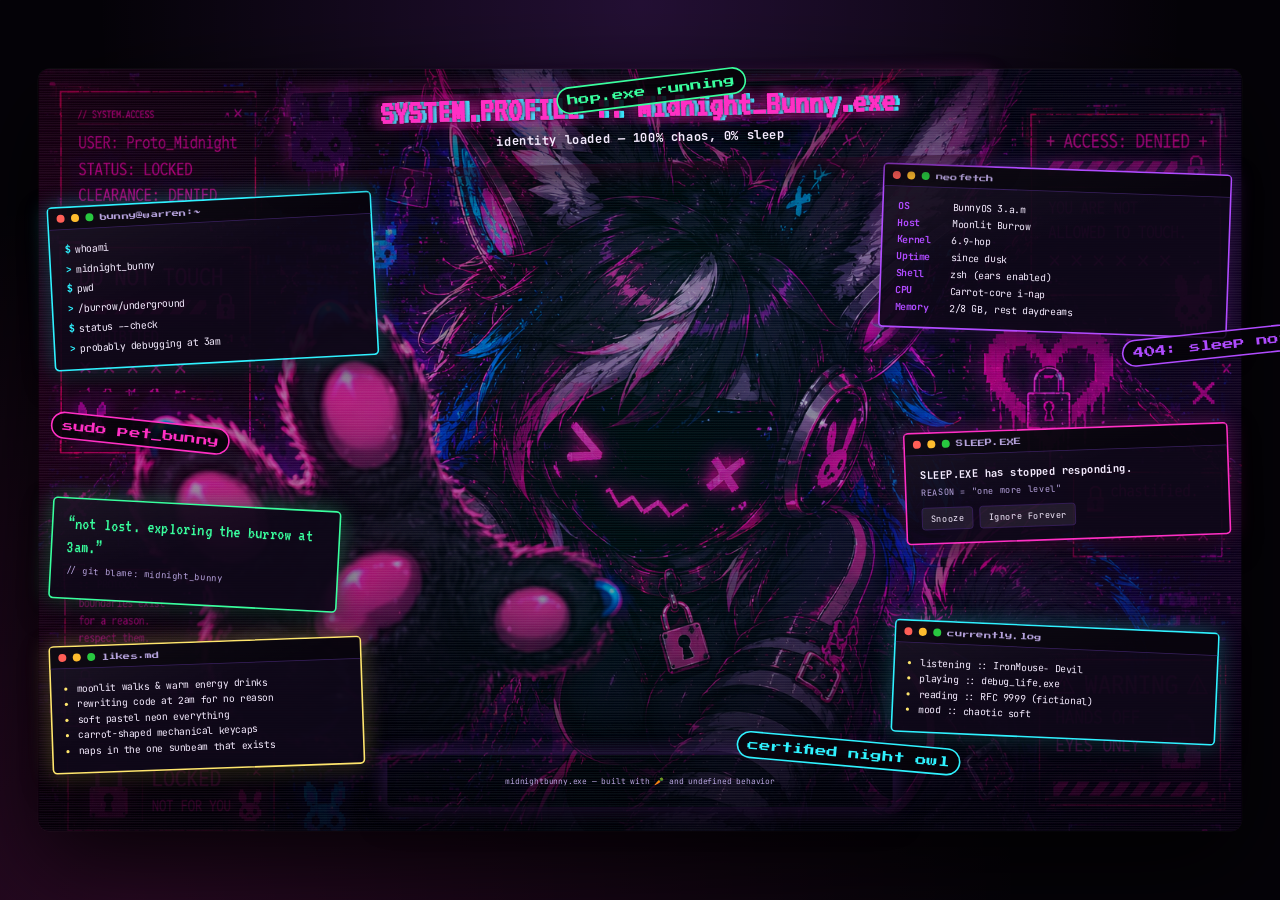
<file: index.html>
<!DOCTYPE html>
<html lang="en">
<head>
  <meta charset="UTF-8" />
  <title>MidnightBunny.exe</title>

  <!-- Icons -->
  <link rel="icon" type="image/png" sizes="512x512" href="/bunny/night/images/midnightbunny-avatar.png" />
  <link rel="apple-touch-icon" href="/bunny/night/images/midnightbunny-avatar.png" />

  <!-- Browser Theme -->
  <meta name="theme-color" content="#070914" id="themeColorMeta" />

  <!-- SEO -->
  <meta name="description" content="terminal girl • glitchcore • bunny.exe • psychotic internet vibes." />
  <link rel="canonical" href="https://midnightpuppy.com/bunny/night/" />

  <!-- Open Graph (Discord, Slack, Facebook) -->
  <meta property="og:type" content="website" />
  <meta property="og:site_name" content="MidnightBunny" />
  <meta property="og:url" content="https://midnightpuppy.com/bunny/night/" />
  <meta property="og:title" content="MidnightBunny.exe" />
  <meta property="og:description" content="terminal girl • glitchcore • bunny.exe • psychotic internet vibes." />
  <meta property="og:image" content="https://midnightpuppy.com/bunny/night/images/midnightbunny-avatar.png" />
  <meta property="og:image:width" content="1200" />
  <meta property="og:image:height" content="630" />
  <meta property="og:image:alt" content="MidnightBunny glitchcore banner" />

  <!-- Twitter/X -->
  <meta name="twitter:card" content="summary_large_image" />
  <meta name="twitter:title" content="MidnightBunny.exe" />
  <meta name="twitter:description" content="terminal girl • glitchcore • bunny.exe • psychotic internet vibes." />
  <meta name="twitter:image" content="https://midnightpuppy.com/bunny/night/images/midnightbunny-avatar.png" />

  <!-- Redirect -->
  <meta http-equiv="refresh" content="0; url=/bunny/night/" />
  <script>
    window.location.replace("/bunny/night/");
  </script>
</head>

<body>
  <p>Redirecting to <a href="/bunny/night/">MidnightBunny</a>...</p>
</body>
</html>
</file>
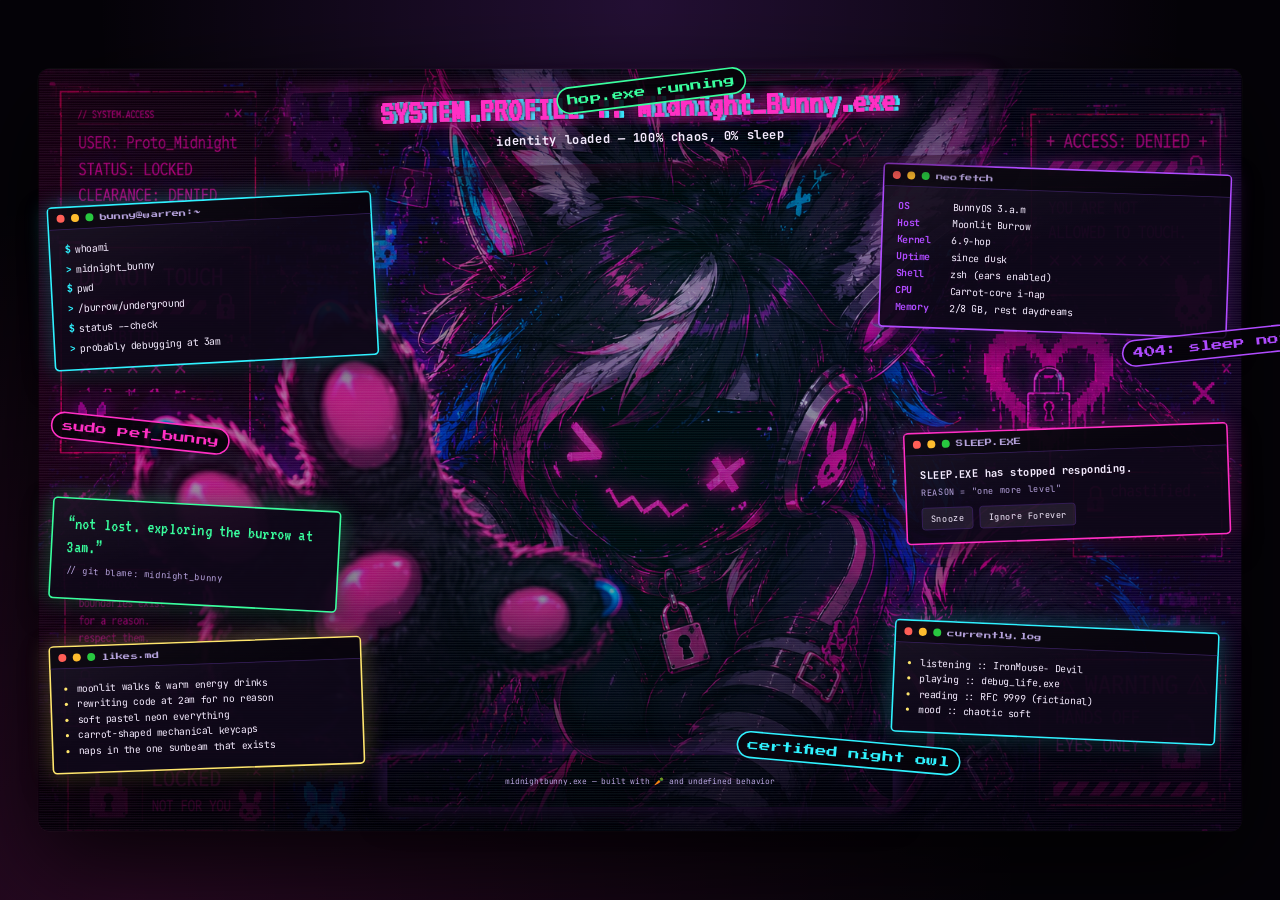
<file: bunny/night/index.html>
<!doctype html>
<html lang="en">
<head>
<meta charset="UTF-8">
<meta name="viewport" content="width=device-width, initial-scale=1, viewport-fit=cover">
<title>midnightbunny.exe</title>
  <link rel="icon" type="image/png" sizes="512x512" href="/bunny/night/images/midnightbunny-proto.png" />
  <link rel="apple-touch-icon" href="/bunny/night/images/midnightbunny-proto.png" />
  <meta name="theme-color" content="#070914" id="themeColorMeta" />
<link rel="preconnect" href="https://fonts.googleapis.com">
<link rel="preconnect" href="https://fonts.gstatic.com" crossorigin>
<link href="https://fonts.googleapis.com/css2?family=VT323&family=JetBrains+Mono:wght@400;500;700&family=Press+Start+2P&display=swap" rel="stylesheet">
<style>

  :root{
    --void:#050308;
    --panel:#0f0818;
    --panel-edge:#3a2160;
    --pink:#ff2fc4;
    --cyan:#2ff2ff;
    --purple:#b04bff;
    --green:#39ff9e;
    --yellow:#ffe66d;
    --text-main:#f5ecff;
    --text-dim:#b6a3dd;

    --f-display:'VT323', monospace;
    --f-mono:'JetBrains Mono', monospace;
    --f-pixel:'Press Start 2P', monospace;

    --scale:1;
    --bg-url:none;
  }

  *{box-sizing:border-box;}
  html,body{margin:0;padding:0;height:100%;}

  body{
    background:var(--void);
    color:var(--text-main);
    font-family:var(--f-mono);
    overflow:hidden; /* the whole point: nothing here ever scrolls */
    position:fixed;
    inset:0;
  }

  /* ---------- viewport: fixed frame that always fills the screen, no scroll ---------- */
  #viewport{
    position:fixed; inset:0;
    overflow:hidden;
    background:
      radial-gradient(ellipse at 50% 0%, rgba(176,75,255,0.18), transparent 60%),
      radial-gradient(ellipse at 10% 100%, rgba(255,47,196,0.14), transparent 55%),
      var(--void);
  }

  /* ---------- loading ---------- */
  .loading{
    position:fixed; inset:0; display:flex; align-items:center; justify-content:center;
    font-family:var(--f-display); font-size:1.6rem; color:var(--green);
    letter-spacing:0.05em; z-index:200; background:var(--void);
  }
  .loading::after{content:"_"; animation:blink 1s steps(1) infinite;}
  @keyframes blink{50%{opacity:0;}}

  /* ---------- canvas: one fixed-size "poster" that gets uniformly scaled to fit ----------
     IMPORTANT: #canvas itself carries no filter/backdrop-filter/blend-mode. Those force the
     browser to rasterize the whole subtree (including every card's text) to a bitmap before
     the scale transform is applied, which is what was making the text soft/blurry. All photo
     color-grading and blend effects now live on the isolated .bg-layer behind the cards instead. */
  #canvas{
    position:absolute;
    left:50%; top:50%;
    transform:scale(var(--scale));
    transform-origin:50% 50%;
    overflow:visible; /* cards are allowed to sit right at the edge without being sliced off */
  }

  .bg-layer{
    position:absolute; inset:0; z-index:0;
    border-radius:14px; overflow:hidden; isolation:isolate;
    box-shadow:0 0 0 1px rgba(255,255,255,0.05), 0 40px 120px rgba(0,0,0,0.8);
    background-image:var(--bg-url);
    background-size:cover;
    background-position:center 30%;
    filter:saturate(1.3) contrast(1.08);
  }
  /* legibility wash + duotone chaos over the photo */
  .bg-layer::before{
    content:"";
    position:absolute; inset:0; z-index:1; pointer-events:none;
    background:
      linear-gradient(180deg, rgba(5,3,8,0.55) 0%, rgba(5,3,8,0.25) 30%, rgba(5,3,8,0.35) 70%, rgba(5,3,8,0.75) 100%),
      linear-gradient(100deg, rgba(255,47,196,0.16), rgba(47,242,255,0.1) 50%, rgba(176,75,255,0.16));
  }
  /* scanlines, confined to the photo layer — plain overlay, no blend-mode, so it can't
     force the cards above it into the same raster pass */
  .bg-layer::after{
    content:"";
    position:absolute; inset:0; z-index:3; pointer-events:none;
    background:repeating-linear-gradient(
      to bottom, rgba(255,255,255,0.05) 0px, rgba(255,255,255,0.05) 1px,
      transparent 2px, transparent 3px);
  }

  /* occasional glitch-slice pulse — lives inside the isolated .bg-layer only */
  .glitch-pulse{
    position:absolute; inset:0; z-index:2; pointer-events:none;
    background-image:var(--bg-url); background-size:cover; background-position:center 30%;
    mix-blend-mode:screen; opacity:0;
    animation:pulse 7s infinite;
  }
  @keyframes pulse{
    0%,92%,100%{opacity:0; clip-path:inset(0 0 100% 0); transform:translateX(0);}
    93%{opacity:0.35; clip-path:inset(20% 0 55% 0); transform:translateX(-8px);}
    94%{opacity:0.25; clip-path:inset(55% 0 15% 0); transform:translateX(10px);}
    95%{opacity:0;}
  }

  /* ---------- scattered elements ---------- */
  .badge{
    position:absolute; z-index:20;
    font-family:var(--f-pixel); font-size:14px; padding:8px 12px;
    border-radius:999px; border:2px solid currentColor; background:rgba(5,3,8,0.85);
    white-space:nowrap;
    rotate:var(--rot,0deg);
    animation:drop 0.6s ease both, wobble 5s ease-in-out infinite;
  }

  .card{
    position:absolute;
    background:linear-gradient(160deg, rgba(255,255,255,0.05), transparent 45%), rgba(15,8,24,0.93);
    border:2px solid var(--panel-edge);
    border-radius:6px;
    box-shadow:0 14px 34px rgba(0,0,0,0.55);
    rotate:var(--rot,0deg);
    animation:drop 0.6s ease both, wobble 6s ease-in-out infinite;
    overflow-wrap:break-word;
  }
  /* drop-in only touches opacity/translate/scale; wobble only touches rotate —
     independent transform properties so the two animations don't fight over one 'transform' value */
  @keyframes drop{
    from{opacity:0; translate:0 -14px; scale:0.96;}
    to{opacity:1; translate:0 0; scale:1;}
  }
  @keyframes wobble{
    0%,100%{rotate:var(--rot,0deg);}
    50%{rotate:calc(var(--rot,0deg) + 1.1deg);}
  }

  .card[data-accent="neonPink"]{border-color:var(--pink); box-shadow:0 14px 34px rgba(0,0,0,0.55), 0 0 26px rgba(255,47,196,0.35);}
  .card[data-accent="neonCyan"]{border-color:var(--cyan); box-shadow:0 14px 34px rgba(0,0,0,0.55), 0 0 26px rgba(47,242,255,0.35);}
  .card[data-accent="neonPurple"]{border-color:var(--purple); box-shadow:0 14px 34px rgba(0,0,0,0.55), 0 0 26px rgba(176,75,255,0.35);}
  .card[data-accent="neonGreen"]{border-color:var(--green); box-shadow:0 14px 34px rgba(0,0,0,0.55), 0 0 26px rgba(57,255,158,0.35);}
  .card[data-accent="neonYellow"]{border-color:var(--yellow); box-shadow:0 14px 34px rgba(0,0,0,0.55), 0 0 26px rgba(255,230,109,0.35);}

  .badge[data-accent="neonPink"]{color:var(--pink);}
  .badge[data-accent="neonCyan"]{color:var(--cyan);}
  .badge[data-accent="neonPurple"]{color:var(--purple);}
  .badge[data-accent="neonGreen"]{color:var(--green);}
  .badge[data-accent="neonYellow"]{color:var(--yellow);}

  .card__bar{
    display:flex; align-items:center; gap:8px;
    padding:8px 10px;
    background:rgba(0,0,0,0.45);
    border-bottom:1px solid var(--panel-edge);
    font-family:var(--f-pixel); font-size:9px; color:var(--text-dim);
  }
  .dot{width:10px; height:10px; border-radius:50%; display:inline-block;}
  .dot--r{background:#ff5f57;} .dot--y{background:#febc2e;} .dot--g{background:#28c840;}

  .card__body{padding:16px 18px;}

  /* ---------- hero / glitch banner ---------- */
  .card--glitch-banner{background:transparent; border:none; box-shadow:none; backdrop-filter:none; text-align:center; padding:6px 10px;}
  .glitch{
    font-family:var(--f-display);
    font-size:2.7rem;
    letter-spacing:0.02em; margin:0; position:relative; color:var(--text-main);
    text-shadow:0 0 22px rgba(255,47,196,0.55), 0 0 4px #000;
    overflow-wrap:break-word;
  }
  .glitch::before, .glitch::after{
    content:attr(data-text); position:absolute; left:0; top:0; width:100%; overflow:hidden; background:transparent;
  }
  .glitch::before{color:var(--cyan); left:3px; animation:glitch-1 2.6s infinite linear alternate-reverse;}
  .glitch::after{color:var(--pink); left:-3px; animation:glitch-2 1.9s infinite linear alternate-reverse;}
  @keyframes glitch-1{
    0%{clip-path:inset(0 0 85% 0);} 20%{clip-path:inset(10% 0 60% 0);}
    40%{clip-path:inset(40% 0 30% 0);} 60%{clip-path:inset(70% 0 5% 0);}
    80%{clip-path:inset(20% 0 50% 0);} 100%{clip-path:inset(0 0 90% 0);}
  }
  @keyframes glitch-2{
    0%{clip-path:inset(80% 0 0 0);} 25%{clip-path:inset(30% 0 40% 0);}
    50%{clip-path:inset(60% 0 10% 0);} 75%{clip-path:inset(5% 0 70% 0);}
    100%{clip-path:inset(45% 0 25% 0);}
  }
  .hero__sub{
    font-family:var(--f-mono); color:var(--text-main); font-size:0.95rem; font-weight:700;
    margin-top:6px; letter-spacing:0.03em; text-shadow:0 2px 10px rgba(0,0,0,0.9);
  }

  /* ---------- terminal ---------- */
  .term-line{margin:0 0 6px 0; font-size:0.78rem; line-height:1.5;}
  .term-line:last-child{margin-bottom:0;}
  .term-prompt{color:var(--cyan); margin-right:6px; font-weight:700;}

  /* ---------- stat-block ---------- */
  .stat-row{display:flex; gap:8px; font-size:0.76rem; margin-bottom:5px;}
  .stat-row:last-child{margin-bottom:0;}
  .stat-key{color:var(--purple); min-width:60px; font-weight:700;}
  .stat-val{color:var(--text-main);}

  /* ---------- quote ---------- */
  .quote__text{font-family:var(--f-display); font-size:1.4rem; line-height:1.3; margin:0; color:var(--green);}
  .quote__text::before{content:"“";} .quote__text::after{content:"”";}
  .quote__sig{font-size:0.68rem; color:var(--text-dim); margin-top:8px;}

  /* ---------- error window ---------- */
  .error__msg{font-size:0.82rem; margin:0 0 6px 0; font-weight:700;}
  .error__detail{font-size:0.68rem; color:var(--text-dim); margin:0 0 12px 0;}
  .error__buttons{display:flex; gap:8px; flex-wrap:wrap;}
  .error__btn{
    font-family:var(--f-mono); font-size:0.68rem; padding:6px 10px;
    background:rgba(255,255,255,0.08); border:1px solid var(--panel-edge); border-radius:4px;
    color:var(--text-main); cursor:default;
  }

  /* ---------- list ---------- */
  .list{margin:0; padding-left:1.1em; font-size:0.76rem; line-height:1.6;}
  .list li::marker{color:var(--yellow);}

  /* ---------- links / footer ---------- */
  .card--links{background:transparent; border:none; box-shadow:none; backdrop-filter:none;}
  .links__row{display:flex; flex-wrap:wrap; gap:10px; justify-content:center;}
  .links__item{
    font-family:var(--f-pixel); font-size:0.6rem; color:var(--text-main); text-decoration:none;
    padding:9px 13px; border:2px solid var(--panel-edge); border-radius:6px; background:rgba(15,8,24,0.75);
  }
  .links__item:hover{border-color:var(--pink); color:var(--pink);}
  .copyright{text-align:center; font-size:0.62rem; color:var(--text-dim); margin-top:10px;}

  @media (prefers-reduced-motion: reduce){
    .glitch::before,.glitch::after,.glitch-pulse,.loading::after,.card,.badge{animation:none !important;}
  }
</style>
</head>
<body>

  <div id="viewport">
    <div class="loading" id="loading">loading</div>
  </div>

  <script src="/bunny/night/js/script.js"></script>
</body>
</html>
</file>
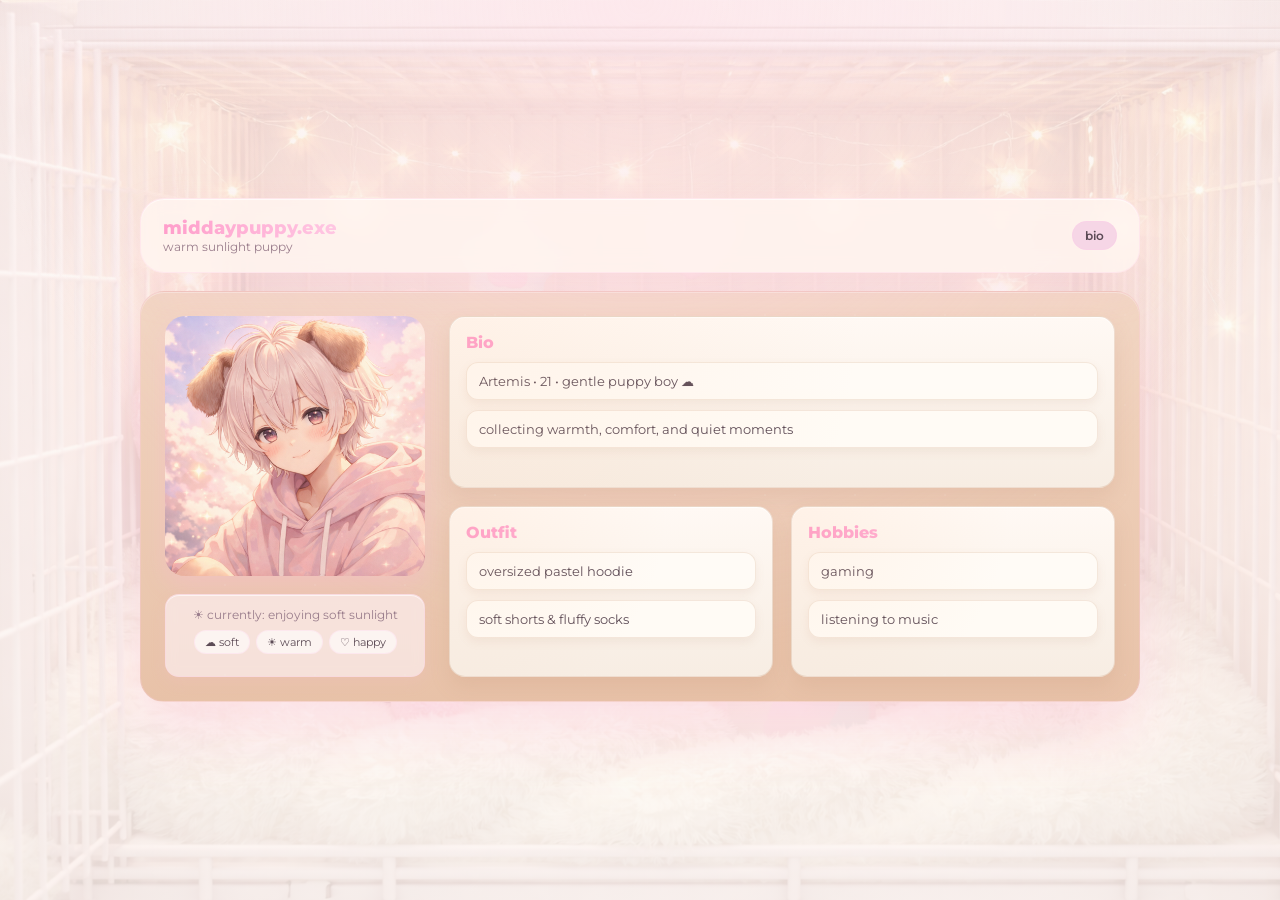
<file: puppy/day/index.html>
<!DOCTYPE html>
<html lang="en">
<head>
<meta charset="UTF-8">
<title>middaypuppy.exe</title>
<meta name="viewport" content="width=device-width, initial-scale=1.0" />
<link rel="icon" type="image/png" sizes="512x512" href="/puppy/day/images/puppyboypfp.png" />
<link rel="apple-touch-icon" href="/puppy/day/images/puppyboypfp.png" />
<meta name="theme-color" content="#fff0f7" id="themeColorMeta" />
<link rel="stylesheet" href="/puppy/day/css/middaypuppy-bio.css">

</head>
<body>

<div class="wrapper">

  <!-- HEADER -->
  <div class="header-card">
    <div>
      <div class="header-title">middaypuppy.exe</div>
      <div class="header-sub">warm sunlight puppy</div>
    </div>

    <div class="header-right">
      <a href="/puppy/day" class="nav-pill active">bio</a>
    </div>
  </div>

  <!-- MAIN -->
  <div class="card">

    <!-- PROFILE -->
    <div class="profile">
  <img src="/puppy/day/images/puppyboypfp.png">
  <!-- MINI HUD -->
  <div class="profile-hud">

    <div class="status-line">☀ currently: enjoying soft sunlight</div>

    <div class="mini-pills">
      <span>☁ soft</span>
      <span>☀ warm</span>
      <span>♡ happy</span>
    </div>
  </div>
</div>

    <!-- CONTENT -->
    <div class="content">

      <!-- BIO -->
      <div class="section full" id="bio">
        <div class="title">Bio</div>
        <div class="list">
  <div class="item">Artemis • 21 • gentle puppy boy ☁</div>
  <div class="item">collecting warmth, comfort, and quiet moments</div>
</div>
      </div>

      <!-- OUTFIT -->
      <div class="section">
        <div class="title">Outfit</div>
        <div class="list">
          <div class="item">oversized pastel hoodie</div>
          <div class="item">soft shorts & fluffy socks</div>
        </div>
      </div>

      <!-- HOBBIES -->
      <div class="section" id="vibes">
        <div class="title">Hobbies</div>
        <div class="list">
          <div class="item">gaming</div>
          <div class="item">listening to music</div>
        </div>
      </div>

    </div>

  </div>

</div>

</body>
</html>
</file>
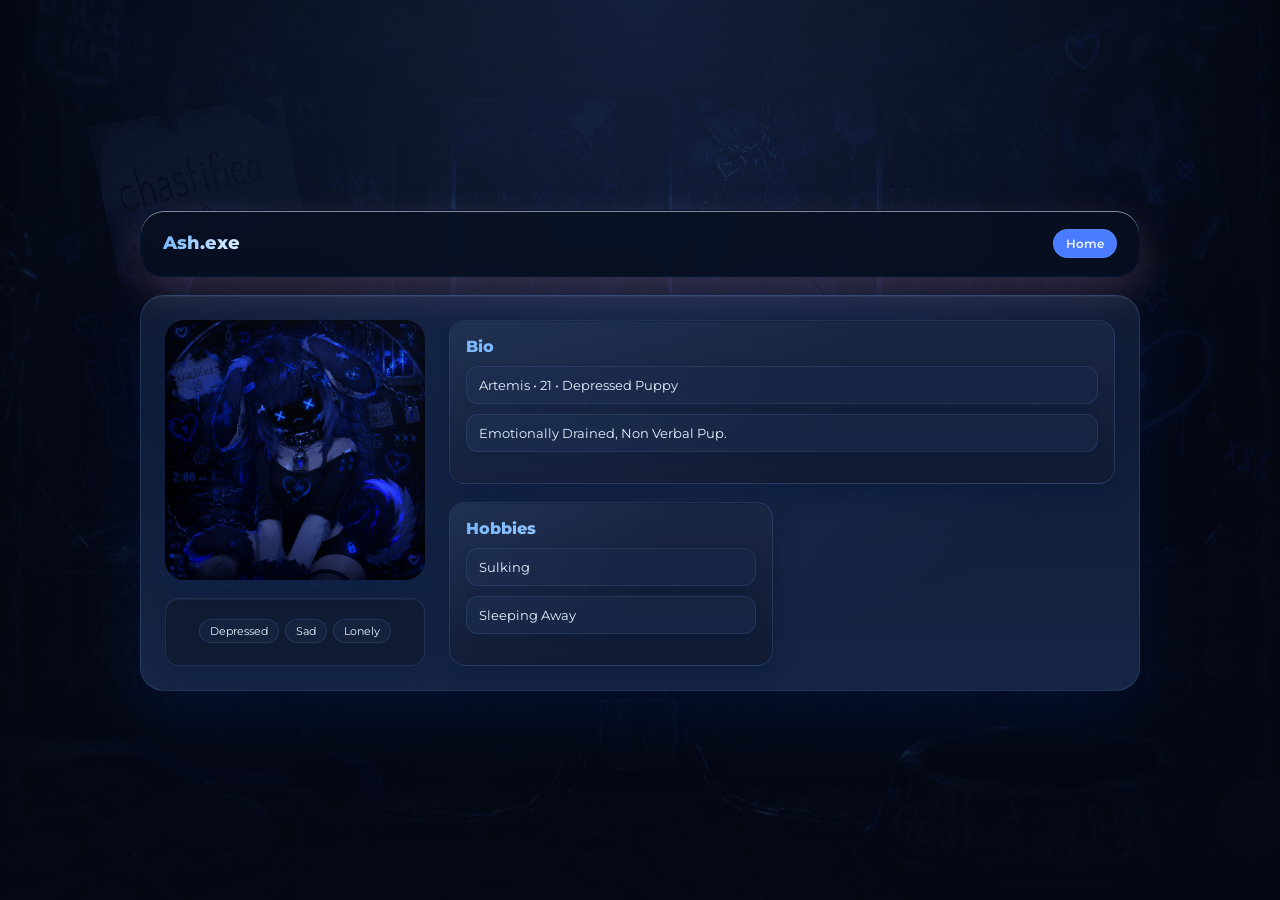
<file: puppy/night/index.html>
<!DOCTYPE html>
<html lang="en">
<head>
<meta charset="UTF-8">
<title>ash.exe</title>
<meta name="viewport" content="width=device-width, initial-scale=1.0" />
<link rel="icon" type="image/png" sizes="512x512" href="/puppy/night/images/ashpfp.png" />
<link rel="apple-touch-icon" href="/puppy/night/images/ashpfp.png" />
<meta name="theme-color" content="#fff0f7" id="themeColorMeta" />
<link rel="stylesheet" href="/puppy/night/css/midnightpuppy-bio.css">

</head>
<body>

<div class="wrapper">

  <!-- HEADER -->
  <div class="header-card">
    <div>
      <div class="header-title">Ash.exe</div>
      <div class="header-sub"></div>
    </div>

    <div class="header-right">
      <a href="/puppy/night" class="nav-pill active">Home</a>
    </div>
  </div>

  <!-- MAIN -->
  <div class="card">

    <!-- PROFILE -->
    <div class="profile">
  <img src="/puppy/night/images/ashpfp.png">
  <!-- MINI HUD -->
  <div class="profile-hud">

    <div class="status-line"></div>

    <div class="mini-pills">
      <span>Depressed</span>
      <span>Sad</span>
      <span>Lonely</span>
    </div>
  </div>
</div>

    <!-- CONTENT -->
    <div class="content">

      <!-- BIO -->
      <div class="section full" id="bio">
        <div class="title">Bio</div>
        <div class="list">
  <div class="item">Artemis • 21 • Depressed Puppy</div>
  <div class="item">Emotionally Drained, Non Verbal Pup.</div>
</div>
      </div>

      <!-- OUTFIT -->
      <!--<div class="section">
        <div class="title">Outfit</div>
        <div class="list">
          <div class="item">-</div>
          <div class="item">-</div>
        </div>
      </div>-->

      <!-- HOBBIES -->
      <div class="section" id="vibes">
        <div class="title">Hobbies</div>
        <div class="list">
          <div class="item">Sulking</div>
          <div class="item">Sleeping Away</div>
        </div>
      </div>

    </div>

  </div>

</div>

</body>
</html>
</file>
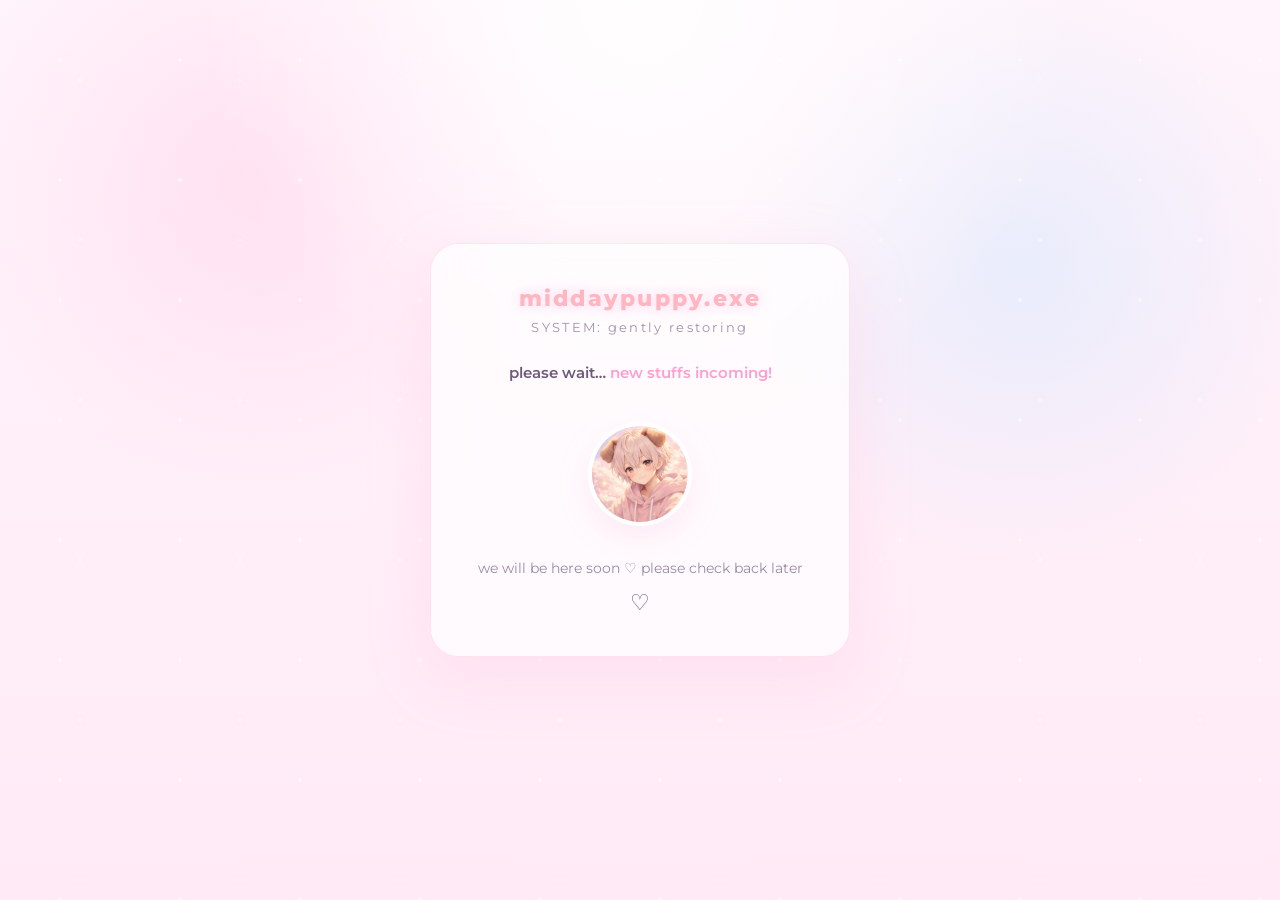
<file: maintenance.html>
<!DOCTYPE html>
<html lang="en">
<head>
<meta charset="UTF-8" />
<title>middaypuppy.exe - Uh oh!</title>
<meta name="viewport" content="width=device-width, initial-scale=1.0" />
<link rel="icon" type="image/png" sizes="512x512" href="/images/puppyboypfp.png" />
<link rel="apple-touch-icon" href="/images/puppyboypfp.png" />
<meta name="theme-color" content="#fff0f7" id="themeColorMeta" />

<style>
@import url("https://fonts.googleapis.com/css2?family=Montserrat:wght@400;600;800&display=swap");

*{ margin:0; padding:0; box-sizing:border-box; }

body{
  font-family:"Montserrat",sans-serif;
  height:100vh;
  display:flex;
  align-items:center;
  justify-content:center;
  background:
    radial-gradient(circle at top, rgba(255,255,255,.9), transparent 40%),
    radial-gradient(circle at 20% 20%, rgba(255,200,230,.4), transparent 25%),
    radial-gradient(circle at 80% 30%, rgba(200,230,255,.4), transparent 25%),
    linear-gradient(180deg,#fff4fb,#ffeaf6);
  overflow:hidden;
  color:#6d5a79;
}

/* sparkles */
.sparkles{
  position:absolute;
  inset:0;
  pointer-events:none;
  background-image:
    radial-gradient(circle, rgba(255,255,255,.9) 1.5px, transparent 2px),
    radial-gradient(circle, rgba(255,255,255,.8) 1px, transparent 2px);
  background-size:120px 120px, 160px 160px;
  animation: float 10s linear infinite;
  opacity:.6;
}

@keyframes float{
  0%{ transform:translateY(0); }
  50%{ transform:translateY(-20px); }
  100%{ transform:translateY(0); }
}

.card{
  background:rgba(255,255,255,.7);
  border:1px solid rgba(255,180,215,.35);
  border-radius:28px;
  padding:40px 32px;
  width:min(420px,90%);
  text-align:center;
  backdrop-filter:blur(16px);
  box-shadow:0 20px 60px rgba(255,182,215,.25);
}

.title{
  font-weight:800;
  letter-spacing:.1em;
  font-size:1.4rem;
  color:#ffb6c1;
  text-shadow:0 0 14px rgba(255,190,230,.7);
}

.subtitle{
  margin-top:8px;
  font-size:.8rem;
  letter-spacing:.18em;
  color:rgba(120,100,140,.7);
}

.status{
  margin-top:28px;
  font-size:.95rem;
  font-weight:600;
}

.status span{
  color:#ff9ed1;
}

/* 🐾 PUPPY LOADER */
.puppy-loader{
  position: relative;
  width: 132px;
  height: 132px;
  margin: 26px auto 0;
  display: flex;
  align-items: center;
  justify-content: center;
  animation: puppyFloat 3.2s ease-in-out infinite;
}

.puppy-face{
  width: 104px;
  height: 104px;
  object-fit: cover;
  border-radius: 50%;
  border: 4px solid rgba(255,255,255,.72);
  box-shadow:
    0 10px 28px rgba(255,182,215,.26),
    0 0 22px rgba(255,255,255,.55);
}

@keyframes puppyFloat{
  0%,100%{ transform: translateY(0); }
  50%{ transform: translateY(-4px); }
}

.msg{
  margin-top:20px;
  font-size:.85rem;
  color:rgba(120,100,140,.75);
}

.heart{
  margin-top:12px;
  font-size:1.4rem;
  animation: pulse 1.5s infinite;
}

@keyframes pulse{
  0%,100%{ transform:scale(1); }
  50%{ transform:scale(1.2); }
}
</style>
</head>

<body>
<div class="sparkles"></div>

<div class="card">
  <div class="title">middaypuppy.exe</div>
  <div class="subtitle">SYSTEM: gently restoring</div>

  <div class="status">
    please wait… <span>new stuffs incoming!</span>
  </div>

  <div class="puppy-loader">
    <img src="/images/puppyboypfp.png" class="puppy-face" />
  </div>

  <div class="msg" id="msg">
    we will be here soon ♡ please check back later
  </div>

  <div class="heart">♡</div>
</div>
</body>
</html>
</file>
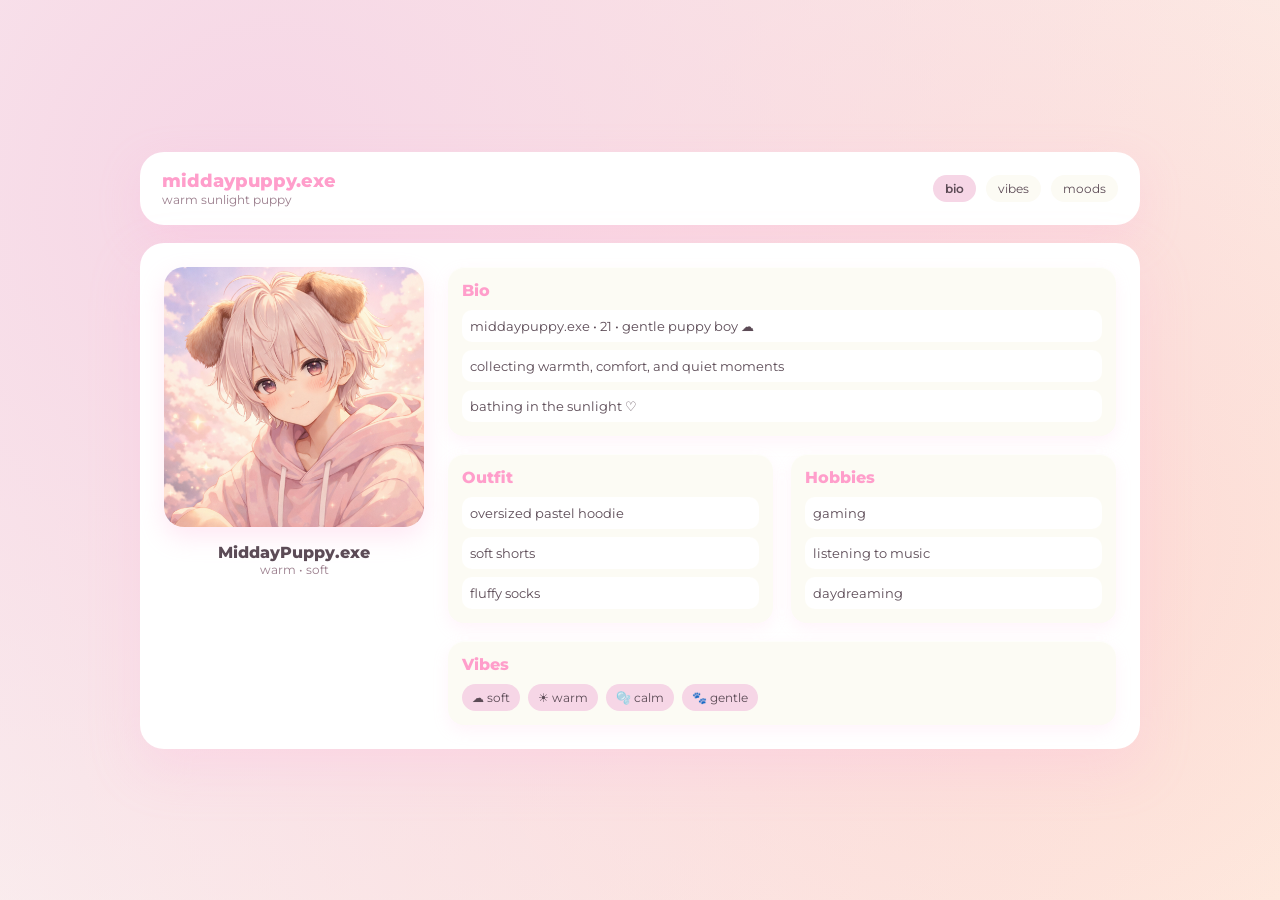
<file: middaypuppy.html>
<!DOCTYPE html>
<html lang="en">
<head>
<meta charset="UTF-8">
<title>middaypuppy.exe</title>
<meta name="viewport" content="width=device-width, initial-scale=1.0">

<style>
@import url('https://fonts.googleapis.com/css2?family=Montserrat:wght@400;600;800&display=swap');

*{margin:0;padding:0;box-sizing:border-box;}

:root{
  --bg:#FCFBF4;
  --pink:#F6D6E6;
  --accent:#FF9ECB;
  --peach:#FFDCCF;
  --text:#5c4b56;
}

html{
  scroll-behavior:smooth;
}

body{
  font-family:"Montserrat",sans-serif;
  color:var(--text);

  background:
    radial-gradient(circle at 20% 20%, var(--pink), transparent),
    radial-gradient(circle at 80% 60%, var(--peach), transparent),
    var(--bg);

  min-height:100vh;
  display:flex;
  align-items:center;
  justify-content:center;
  padding:20px;
}

/* WRAPPER */
.wrapper{
  display:flex;
  flex-direction:column;
  align-items:center;
}

/* HEADER */
.header-card{
  width:1000px;
  margin-bottom:18px;

  background:white;
  border-radius:24px;
  padding:18px 22px;

  display:flex;
  justify-content:space-between;
  align-items:center;

  box-shadow:0 15px 40px rgba(255,180,220,.25);
}

.header-title{
  font-weight:800;
  font-size:18px;
  color:var(--accent);
}

.header-sub{
  font-size:12px;
  color:#9a7d8c;
}

.header-right{
  display:flex;
  gap:10px;
}

.nav-pill{
  padding:6px 12px;
  border-radius:999px;
  background:#FCFBF4;
  font-size:12px;
  text-decoration:none;
  color:var(--text);
}

.nav-pill.active{
  background:var(--pink);
  font-weight:600;
}

/* MAIN CARD */
.card{
  width:1000px;
  background:white;
  border-radius:24px;
  padding:24px;

  box-shadow:0 20px 50px rgba(255,180,220,.25);

  display:grid;
  grid-template-columns:260px 1fr;
  gap:24px;
}

/* PROFILE */
.profile{
  text-align:center;
}

.profile img{
  width:100%;
  border-radius:20px;
  box-shadow:0 10px 25px rgba(255,180,220,.3);
}

.name{
  font-weight:800;
  margin-top:12px;
}

.meta{
  font-size:12px;
  color:#9a7d8c;
}

/* CONTENT GRID */
.content{
  display:grid;
  grid-template-columns:1fr 1fr;
  gap:18px;
}

/* SECTIONS */
.section{
  background:#FCFBF4;
  border-radius:16px;
  padding:14px;

  box-shadow:
    inset 0 1px 0 rgba(255,255,255,.7),
    0 6px 16px rgba(255,180,220,.15);
}

.title{
  font-weight:800;
  margin-bottom:10px;
  color:var(--accent);
}

/* LIST */
.list{
  display:flex;
  flex-direction:column;
  gap:8px;
}

.item{
  background:white;
  border-radius:10px;
  padding:8px;
  font-size:13px;
}

/* TAGS */
.tags{
  display:flex;
  flex-wrap:wrap;
  gap:8px;
}

.tag{
  background:var(--pink);
  padding:6px 10px;
  border-radius:999px;
  font-size:12px;
}

/* FULL WIDTH */
.full{
  grid-column:span 2;
}
</style>
</head>

<body>

<div class="wrapper">

  <!-- HEADER -->
  <div class="header-card">
    <div>
      <div class="header-title">middaypuppy.exe</div>
      <div class="header-sub">warm sunlight puppy</div>
    </div>

    <div class="header-right">
      <a href="#bio" class="nav-pill active">bio</a>
      <a href="#vibes" class="nav-pill">vibes</a>
      <a href="#moods" class="nav-pill">moods</a>
    </div>
  </div>

  <!-- MAIN -->
  <div class="card">

    <!-- PROFILE -->
    <div class="profile">
      <img src="/images/puppyboypfp.png">
      <div class="name">MiddayPuppy.exe</div>
      <div class="meta">warm • soft</div>
    </div>

    <!-- CONTENT -->
    <div class="content">

      <!-- BIO -->
      <div class="section full" id="bio">
        <div class="title">Bio</div>
        <div class="list">
  <div class="item">middaypuppy.exe • 21 • gentle puppy boy ☁</div>
  <div class="item">collecting warmth, comfort, and quiet moments</div>
  <div class="item">bathing in the sunlight ♡</div>
</div>
      </div>

      <!-- OUTFIT -->
      <div class="section">
        <div class="title">Outfit</div>
        <div class="list">
          <div class="item">oversized pastel hoodie</div>
          <div class="item">soft shorts</div>
          <div class="item">fluffy socks</div>
        </div>
      </div>

      <!-- HOBBIES -->
      <div class="section" id="vibes">
        <div class="title">Hobbies</div>
        <div class="list">
          <div class="item">gaming</div>
          <div class="item">listening to music</div>
          <div class="item">daydreaming</div>
        </div>
      </div>

      <!-- MOODS -->
      <div class="section full" id="moods">
        <div class="title">Vibes</div>
        <div class="tags">
          <div class="tag">☁ soft</div>
          <div class="tag">☀ warm</div>
          <div class="tag">🫧 calm</div>
          <div class="tag">🐾 gentle</div>
        </div>
      </div>

    </div>

  </div>

</div>

</body>
</html>
</file>
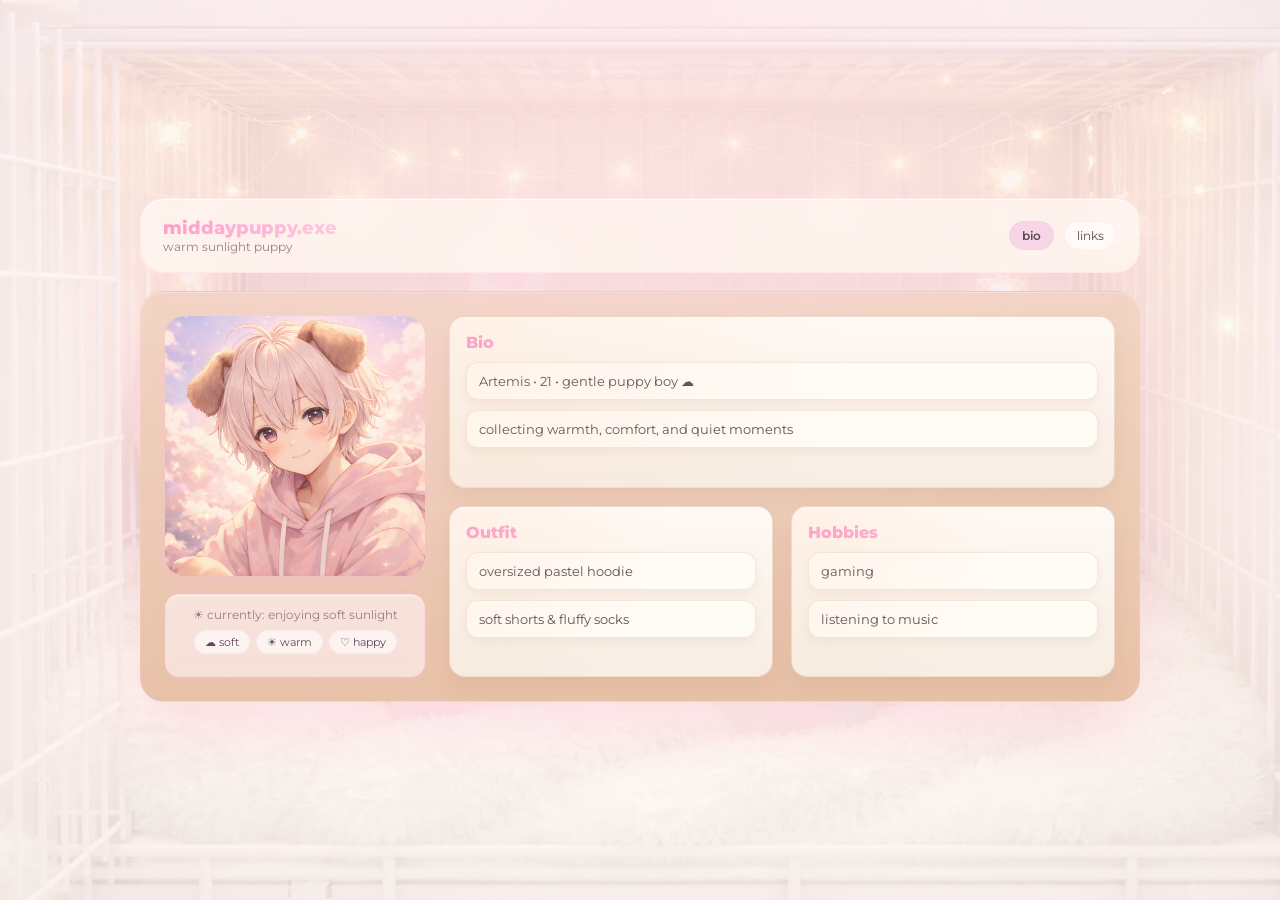
<file: day/middaypuppy.html>
<!DOCTYPE html>
<html lang="en">
<head>
<meta charset="UTF-8">
<title>middaypuppy.exe</title>
<meta name="viewport" content="width=device-width, initial-scale=1.0" />
<link rel="icon" type="image/png" sizes="512x512" href="/images/puppyboypfp.png" />
<link rel="apple-touch-icon" href="/images/puppyboypfp.png" />
<meta name="theme-color" content="#fff0f7" id="themeColorMeta" />
<link rel="stylesheet" href="/css/middaypuppy-bio.css">

</head>
<body>

<div class="wrapper">

  <!-- HEADER -->
  <div class="header-card">
    <div>
      <div class="header-title">middaypuppy.exe</div>
      <div class="header-sub">warm sunlight puppy</div>
    </div>

    <div class="header-right">
      <a href="/day/middaypuppy" class="nav-pill active">bio</a>
      <a href="/day/links" class="nav-pill">links</a>
    </div>
  </div>

  <!-- MAIN -->
  <div class="card">

    <!-- PROFILE -->
    <div class="profile">
  <img src="/images/puppyboypfp.png">
  <!-- MINI HUD -->
  <div class="profile-hud">

    <div class="status-line">☀ currently: enjoying soft sunlight</div>

    <div class="mini-pills">
      <span>☁ soft</span>
      <span>☀ warm</span>
      <span>♡ happy</span>
    </div>
  </div>
</div>

    <!-- CONTENT -->
    <div class="content">

      <!-- BIO -->
      <div class="section full" id="bio">
        <div class="title">Bio</div>
        <div class="list">
  <div class="item">Artemis • 21 • gentle puppy boy ☁</div>
  <div class="item">collecting warmth, comfort, and quiet moments</div>
</div>
      </div>

      <!-- OUTFIT -->
      <div class="section">
        <div class="title">Outfit</div>
        <div class="list">
          <div class="item">oversized pastel hoodie</div>
          <div class="item">soft shorts & fluffy socks</div>
        </div>
      </div>

      <!-- HOBBIES -->
      <div class="section" id="vibes">
        <div class="title">Hobbies</div>
        <div class="list">
          <div class="item">gaming</div>
          <div class="item">listening to music</div>
        </div>
      </div>

    </div>

  </div>

</div>

</body>
</html>
</file>
<file: puppy/day/css/middaypuppy-bio.css>
@import url('https://fonts.googleapis.com/css2?family=Montserrat:wght@400;600;800&display=swap');

*{margin:0;padding:0;box-sizing:border-box;}

:root{
  --bg:#FCFBF4;
  --pink:#F6D6E6;
  --accent:#FF9ECB;
  --peach:#FFDCCF;
  --text:#5c4b56;

  /* NEW */
  --caramel:#F2D6C2;
  --caramel-deep:#E8C2A8;
  --cream:#FFFCF7;
}

html{
  scroll-behavior:smooth;
}

body{
  font-family:"Montserrat",sans-serif;
  color:var(--text);

  background:
  linear-gradient(rgba(252,251,244,0.75), rgba(252,251,244,0.82)),
  url("/images/middaypuppycrate.png") center / cover no-repeat;

  background-attachment:fixed;

  min-height:100vh;
  display:flex;
  align-items:center;
  justify-content:center;
  padding:20px;
  position:relative;
}

/* 🌤 SUNLIGHT LAYER */
body::before{
  content:"";
  position:fixed;
  inset:0;

  background:
    radial-gradient(circle at 50% 0%, rgba(255,220,230,0.45), transparent 60%);

  pointer-events:none;
}

/* ✨ SOFT SPARKLE GRID */
body::after{
  content:"";
  position:fixed;
  inset:0;

  background:
    radial-gradient(circle, rgba(255,255,255,0.35) 1px, transparent 1px);

  background-size:90px 90px;
  opacity:.2;

  pointer-events:none;
}

/* WRAPPER */
.wrapper{
  display:flex;
  flex-direction:column;
  align-items:center;
}

/* HEADER */
.header-card{
  width:1000px;
  margin-bottom:18px;

  background:rgba(255,245,240,0.85);
  backdrop-filter:blur(10px);

  border-radius:24px;
  padding:18px 22px;

  display:flex;
  justify-content:space-between;
  align-items:center;

  border:1px solid rgba(255,200,230,0.25);

  box-shadow:
    0 15px 40px rgba(255,180,220,.18),
    inset 0 1px 0 rgba(255,255,255,.6);
}

.header-title{
  font-weight:800;
  font-size:18px;

  background:linear-gradient(90deg, #ff9ecb, #ffc7e3);
  -webkit-background-clip:text;
  -webkit-text-fill-color:transparent;
}

.header-sub{
  font-size:12px;
  color:#9a7d8c;
}

.header-right{
  display:flex;
  gap:10px;
}

.nav-pill{
  padding:6px 12px;
  border-radius:999px;

  background:rgba(255,255,255,0.5);
  backdrop-filter:blur(6px);

  font-size:12px;
  text-decoration:none;
  color:var(--text);

  border:1px solid rgba(255,200,230,0.25);

  transition:.2s ease;
}

.nav-pill:hover{
  transform:translateY(-1px);
  box-shadow:0 6px 14px rgba(255,180,220,.2);
}

.nav-pill.active{
  background:var(--pink);
  font-weight:600;
}

/* MAIN CARD */
.card{
  width:1000px;

  background:
    linear-gradient(180deg, var(--caramel), var(--caramel-deep));

  border-radius:24px;
  padding:24px;

  border:1px solid rgba(255,200,230,0.25);

  box-shadow:
    0 30px 60px rgba(255,160,200,.25),
    inset 0 1px 0 rgba(255,255,255,.35);

  display:grid;
  grid-template-columns:260px 1fr;
  gap:24px;
}

/* PROFILE */
.profile{
  text-align:center;
}

.profile img{
  width:100%;
  border-radius:20px;
  box-shadow:0 10px 25px rgba(255,180,220,.3);
}

.name{
  font-weight:800;
  margin-top:12px;
}

.meta{
  font-size:12px;
  color:#9a7d8c;
}

/* CONTENT GRID */
.content{
  display:grid;
  grid-template-columns:1fr 1fr;
  gap:18px;
}

/* SECTIONS */
.section{
  position:relative;

  background:
    linear-gradient(180deg, #FFF9F4, #F7EDE3);

  border-radius:16px;
  padding:16px;

  border:1px solid rgba(210,170,140,0.35);

  box-shadow:
    0 10px 20px rgba(180,130,100,.15),
    inset 0 1px 0 rgba(255,255,255,.8);

  transition:.25s ease;
}

/* ✨ LIGHT SWEEP */
.section::after{
  content:"";
  position:absolute;
  inset:0;
  border-radius:inherit;

  background:radial-gradient(circle at top left, rgba(255,200,160,0.25), transparent 60%);
  opacity:.6;
  pointer-events:none;
}

.section:hover{
  transform:translateY(-3px);
  box-shadow:
    0 18px 35px rgba(255,180,220,.18),
    inset 0 1px 0 rgba(255,255,255,.7);
}

/* TITLES */
.title{
  font-weight:800;
  margin-bottom:10px;

  background:linear-gradient(90deg, #ff9ecb, #ffc7e3);
  -webkit-background-clip:text;
  -webkit-text-fill-color:transparent;
}

/* LIST */
.list{
  display:flex;
  flex-direction:column;
  gap:10px;
}

.item{
  background:rgba(255,252,247,0.9);

  border-radius:12px;
  padding:10px 12px;
  font-size:13px;

  border:1px solid rgba(210,170,140,0.25);

  box-shadow:0 4px 10px rgba(180,130,100,.10);
}

/* TAGS */
.tags{
  display:flex;
  flex-wrap:wrap;
  gap:8px;
}

.tag{
  background:rgba(242,214,194,0.7);

  padding:6px 10px;
  border-radius:999px;
  font-size:12px;

  border:1px solid rgba(210,170,140,0.3);
}

/* FULL WIDTH */
.full{
  grid-column:span 2;
}

/* PROFILE HUD */
.profile-hud{
  margin-top:14px;
  padding:12px;

  background:rgba(255,245,250,0.6);
  backdrop-filter:blur(6px);

  border-radius:14px;
  border:1px solid rgba(255,200,230,0.25);

  box-shadow:
    inset 0 1px 0 rgba(255,255,255,.6),
    0 6px 16px rgba(255,180,220,.12);
}

/* STATUS TEXT */
.status-line{
  font-size:12px;
  color:#9a7d8c;
  margin-bottom:8px;
}

/* MINI PILLS */
.mini-pills{
  display:flex;
  justify-content:center;
  gap:6px;
  margin-bottom:10px;
}

.mini-pills span{
  background:rgba(255,255,255,0.6);
  padding:4px 10px;
  border-radius:999px;
  font-size:11px;
  border:1px solid rgba(255,200,230,0.25);
}

/* DIVIDER */
.profile-divider{
  height:1px;
  background:rgba(255,200,230,0.3);
  margin:10px 0;
}

/* MINI STATS */
.mini-stats{
  display:flex;
  justify-content:space-between;
  font-size:11px;
  color:#7d6572;
}

.mini-stats b{
  color:var(--accent);
  font-weight:600;
}

.list .item{
  display:block;
  text-decoration:none;
  color:inherit;
  cursor:pointer;
  transition:all 0.2s ease;
}

.list .item:hover{
  transform:translateY(-2px);
  filter:brightness(1.03);
}
</file>
<file: puppy/night/css/midnightpuppy-bio.css>
@import url('https://fonts.googleapis.com/css2?family=Montserrat:wght@400;600;800&display=swap');

*{margin:0;padding:0;box-sizing:border-box;}

:root{
--bg:#050814;
--pink:#4B7BFF;
--accent:#78B7FF;
--peach:#101A33;
--text:#EAF4FF;

--caramel:#0F1A32;
--caramel-deep:#162544;
--cream:#1A2744;
}

html{
  scroll-behavior:smooth;
}

body{
  font-family:"Montserrat",sans-serif;
  color:var(--text);

  background:
  linear-gradient(rgba(5,8,20,0.82), rgba(5,8,20,0.90)),
  url("/puppy/night/images/ashbackground.png") center / cover no-repeat;

  background-attachment:fixed;

  min-height:100vh;
  display:flex;
  align-items:center;
  justify-content:center;
  padding:20px;
  position:relative;
}

/* 🌤 SUNLIGHT LAYER */
body::before{
  content:"";
  position:fixed;
  inset:0;

  background:
    radial-gradient(circle at 50% 0%, rgba(90,150,255,0.18), transparent 60%);

  pointer-events:none;
}

/* ✨ SOFT SPARKLE GRID */
body::after{
  content:"";
  position:fixed;
  inset:0;

  background:
    radial-gradient(circle, rgba(170,210,255,0.18) 1px, transparent 1px);

  background-size:90px 90px;
  opacity:.2;

  pointer-events:none;
}

/* WRAPPER */
.wrapper{
  display:flex;
  flex-direction:column;
  align-items:center;
}

/* HEADER */
.header-card{
  width:1000px;
  margin-bottom:18px;

  background:rgba(8,15,32,0.82);
  backdrop-filter:blur(10px);

  border-radius:24px;
  padding:18px 22px;

  display:flex;
  justify-content:space-between;
  align-items:center;

  border:1px solid rgba(0,35,90,.35);

  box-shadow:
    0 15px 40px rgba(255,180,220,.18),
    inset 0 1px 0 rgba(255,255,255,.5);
}

.header-title{
  font-weight:800;
  font-size:18px;

  background:linear-gradient(90deg, #79B8FF, #D9EEFF);
  -webkit-background-clip:text;
  -webkit-text-fill-color:transparent;
}

.header-sub{
  font-size:12px;
  color:#9CB7D8;
}

.header-right{
  display:flex;
  gap:10px;
}

.nav-pill{
  padding:6px 12px;
  border-radius:999px;

  background:rgba(18,30,56,0.70);
  backdrop-filter:blur(6px);

  font-size:12px;
  text-decoration:none;
  color:var(--text);

  border:1px solid rgba(120,180,255,0.18);

  transition:.2s ease;
}

.nav-pill:hover{
  transform:translateY(-1px);
  box-shadow:0 6px 14px rgba(60,120,255,.22);
}

.nav-pill.active{
  background:var(--pink);
  font-weight:600;
}

/* MAIN CARD */
.card{
  width:1000px;

  background:
    linear-gradient(180deg, var(--caramel), var(--caramel-deep));

  border-radius:24px;
  padding:24px;

  border:1px solid rgba(120,180,255,0.16);

  box-shadow:
    0 30px 60px rgba(0,25,70,.45),
    inset 0 1px 0 rgba(255,255,255,.05);

  display:grid;
  grid-template-columns:260px 1fr;
  gap:24px;
}

/* PROFILE */
.profile{
  text-align:center;
}

.profile img{
  width:100%;
  border-radius:20px;
  box-shadow:0 10px 25px rgba(0,30,80,.35);
}

.name{
  font-weight:800;
  margin-top:12px;
}

.meta{
  font-size:12px;
  color:#A8BEDD;
}

/* CONTENT GRID */
.content{
  display:grid;
  grid-template-columns:1fr 1fr;
  gap:18px;
}

/* SECTIONS */
.section{
  position:relative;

  background:
    linear-gradient(180deg, #1A2744, #101A33);

  border-radius:16px;
  padding:16px;

  border:1px solid rgba(120,180,255,0.16);

  box-shadow:
    0 10px 20px rgba(0,20,60,.35),
    inset 0 1px 0 rgba(0,20,60,.35);

  transition:.25s ease;
}

/* ✨ LIGHT SWEEP */
.section::after{
  content:"";
  position:absolute;
  inset:0;
  border-radius:inherit;

  background:radial-gradient(circle at top left, rgba(120,180,255,0.12), transparent 60%);
  opacity:.6;
  pointer-events:none;
}

.section:hover{
  transform:translateY(-3px);
  box-shadow:
    0 18px 35px rgba(70,130,255,.20),
    inset 0 1px 0 rgba(255,255,255,.05);
}

/* TITLES */
.title{
  font-weight:800;
  margin-bottom:10px;

  background:linear-gradient(90deg, #79B8FF, #D9EEFF);
  -webkit-background-clip:text;
  -webkit-text-fill-color:transparent;
}

/* LIST */
.list{
  display:flex;
  flex-direction:column;
  gap:10px;
}

.item{
  background:rgba(24,37,68,0.90);

  border-radius:12px;
  padding:10px 12px;
  font-size:13px;

  border:1px solid rgba(120,180,255,0.12);

  box-shadow:0 4px 10px rgba(0,20,50,.25);
}

/* TAGS */
.tags{
  display:flex;
  flex-wrap:wrap;
  gap:8px;
}

.tag{
  background:rgba(70,110,190,0.30);

  padding:6px 10px;
  border-radius:999px;
  font-size:12px;

  border:1px solid rgba(120,180,255,0.16);
}

/* FULL WIDTH */
.full{
  grid-column:span 2;
}

/* PROFILE HUD */
.profile-hud{
  margin-top:14px;
  padding:12px;

  background:rgba(14,24,46,0.72);
  backdrop-filter:blur(6px);

  border-radius:14px;
  border:1px solid rgba(120,180,255,0.14);

  box-shadow:
    inset 0 1px 0 rgba(255,255,255,.05),
    0 6px 16px rgba(0,25,70,.25);
}

/* STATUS TEXT */
.status-line{
  font-size:12px;
  color:#A7BEDD;
  margin-bottom:8px;
}

/* MINI PILLS */
.mini-pills{
  display:flex;
  justify-content:center;
  gap:6px;
  margin-bottom:10px;
}

.mini-pills span{
  background:rgba(24,37,68,0.70);
  padding:4px 10px;
  border-radius:999px;
  font-size:11px;
  border:1px solid rgba(120,180,255,0.14);
}

/* DIVIDER */
.profile-divider{
  height:1px;
  background:rgba(120,180,255,0.15);
  margin:10px 0;
}

/* MINI STATS */
.mini-stats{
  display:flex;
  justify-content:space-between;
  font-size:11px;
  color:#B5C7E5;
}

.mini-stats b{
  color:var(--accent);
  font-weight:600;
}

.list .item{
  display:block;
  text-decoration:none;
  color:inherit;
  cursor:pointer;
  transition:all 0.2s ease;
}

.list .item:hover{
  transform:translateY(-2px);
  filter:brightness(1.03);
}
</file>
<file: css/middaypuppy-bio.css>
@import url('https://fonts.googleapis.com/css2?family=Montserrat:wght@400;600;800&display=swap');

*{margin:0;padding:0;box-sizing:border-box;}

:root{
  --bg:#FCFBF4;
  --pink:#F6D6E6;
  --accent:#FF9ECB;
  --peach:#FFDCCF;
  --text:#5c4b56;

  /* NEW */
  --caramel:#F2D6C2;
  --caramel-deep:#E8C2A8;
  --cream:#FFFCF7;
}

html{
  scroll-behavior:smooth;
}

body{
  font-family:"Montserrat",sans-serif;
  color:var(--text);

  background:
  linear-gradient(rgba(252,251,244,0.75), rgba(252,251,244,0.82)),
  url("/images/middaypuppycrate.png") center / cover no-repeat;

  background-attachment:fixed;

  min-height:100vh;
  display:flex;
  align-items:center;
  justify-content:center;
  padding:20px;
  position:relative;
}

/* 🌤 SUNLIGHT LAYER */
body::before{
  content:"";
  position:fixed;
  inset:0;

  background:
    radial-gradient(circle at 50% 0%, rgba(255,220,230,0.45), transparent 60%);

  pointer-events:none;
}

/* ✨ SOFT SPARKLE GRID */
body::after{
  content:"";
  position:fixed;
  inset:0;

  background:
    radial-gradient(circle, rgba(255,255,255,0.35) 1px, transparent 1px);

  background-size:90px 90px;
  opacity:.2;

  pointer-events:none;
}

/* WRAPPER */
.wrapper{
  display:flex;
  flex-direction:column;
  align-items:center;
}

/* HEADER */
.header-card{
  width:1000px;
  margin-bottom:18px;

  background:rgba(255,245,240,0.85);
  backdrop-filter:blur(10px);

  border-radius:24px;
  padding:18px 22px;

  display:flex;
  justify-content:space-between;
  align-items:center;

  border:1px solid rgba(255,200,230,0.25);

  box-shadow:
    0 15px 40px rgba(255,180,220,.18),
    inset 0 1px 0 rgba(255,255,255,.6);
}

.header-title{
  font-weight:800;
  font-size:18px;

  background:linear-gradient(90deg, #ff9ecb, #ffc7e3);
  -webkit-background-clip:text;
  -webkit-text-fill-color:transparent;
}

.header-sub{
  font-size:12px;
  color:#9a7d8c;
}

.header-right{
  display:flex;
  gap:10px;
}

.nav-pill{
  padding:6px 12px;
  border-radius:999px;

  background:rgba(255,255,255,0.5);
  backdrop-filter:blur(6px);

  font-size:12px;
  text-decoration:none;
  color:var(--text);

  border:1px solid rgba(255,200,230,0.25);

  transition:.2s ease;
}

.nav-pill:hover{
  transform:translateY(-1px);
  box-shadow:0 6px 14px rgba(255,180,220,.2);
}

.nav-pill.active{
  background:var(--pink);
  font-weight:600;
}

/* MAIN CARD */
.card{
  width:1000px;

  background:
    linear-gradient(180deg, var(--caramel), var(--caramel-deep));

  border-radius:24px;
  padding:24px;

  border:1px solid rgba(255,200,230,0.25);

  box-shadow:
    0 30px 60px rgba(255,160,200,.25),
    inset 0 1px 0 rgba(255,255,255,.35);

  display:grid;
  grid-template-columns:260px 1fr;
  gap:24px;
}

/* PROFILE */
.profile{
  text-align:center;
}

.profile img{
  width:100%;
  border-radius:20px;
  box-shadow:0 10px 25px rgba(255,180,220,.3);
}

.name{
  font-weight:800;
  margin-top:12px;
}

.meta{
  font-size:12px;
  color:#9a7d8c;
}

/* CONTENT GRID */
.content{
  display:grid;
  grid-template-columns:1fr 1fr;
  gap:18px;
}

/* SECTIONS */
.section{
  position:relative;

  background:
    linear-gradient(180deg, #FFF9F4, #F7EDE3);

  border-radius:16px;
  padding:16px;

  border:1px solid rgba(210,170,140,0.35);

  box-shadow:
    0 10px 20px rgba(180,130,100,.15),
    inset 0 1px 0 rgba(255,255,255,.8);

  transition:.25s ease;
}

/* ✨ LIGHT SWEEP */
.section::after{
  content:"";
  position:absolute;
  inset:0;
  border-radius:inherit;

  background:radial-gradient(circle at top left, rgba(255,200,160,0.25), transparent 60%);
  opacity:.6;
  pointer-events:none;
}

.section:hover{
  transform:translateY(-3px);
  box-shadow:
    0 18px 35px rgba(255,180,220,.18),
    inset 0 1px 0 rgba(255,255,255,.7);
}

/* TITLES */
.title{
  font-weight:800;
  margin-bottom:10px;

  background:linear-gradient(90deg, #ff9ecb, #ffc7e3);
  -webkit-background-clip:text;
  -webkit-text-fill-color:transparent;
}

/* LIST */
.list{
  display:flex;
  flex-direction:column;
  gap:10px;
}

.item{
  background:rgba(255,252,247,0.9);

  border-radius:12px;
  padding:10px 12px;
  font-size:13px;

  border:1px solid rgba(210,170,140,0.25);

  box-shadow:0 4px 10px rgba(180,130,100,.10);
}

/* TAGS */
.tags{
  display:flex;
  flex-wrap:wrap;
  gap:8px;
}

.tag{
  background:rgba(242,214,194,0.7);

  padding:6px 10px;
  border-radius:999px;
  font-size:12px;

  border:1px solid rgba(210,170,140,0.3);
}

/* FULL WIDTH */
.full{
  grid-column:span 2;
}

/* PROFILE HUD */
.profile-hud{
  margin-top:14px;
  padding:12px;

  background:rgba(255,245,250,0.6);
  backdrop-filter:blur(6px);

  border-radius:14px;
  border:1px solid rgba(255,200,230,0.25);

  box-shadow:
    inset 0 1px 0 rgba(255,255,255,.6),
    0 6px 16px rgba(255,180,220,.12);
}

/* STATUS TEXT */
.status-line{
  font-size:12px;
  color:#9a7d8c;
  margin-bottom:8px;
}

/* MINI PILLS */
.mini-pills{
  display:flex;
  justify-content:center;
  gap:6px;
  margin-bottom:10px;
}

.mini-pills span{
  background:rgba(255,255,255,0.6);
  padding:4px 10px;
  border-radius:999px;
  font-size:11px;
  border:1px solid rgba(255,200,230,0.25);
}

/* DIVIDER */
.profile-divider{
  height:1px;
  background:rgba(255,200,230,0.3);
  margin:10px 0;
}

/* MINI STATS */
.mini-stats{
  display:flex;
  justify-content:space-between;
  font-size:11px;
  color:#7d6572;
}

.mini-stats b{
  color:var(--accent);
  font-weight:600;
}

.list .item{
  display:block;
  text-decoration:none;
  color:inherit;
  cursor:pointer;
  transition:all 0.2s ease;
}

.list .item:hover{
  transform:translateY(-2px);
  filter:brightness(1.03);
}
</file>
